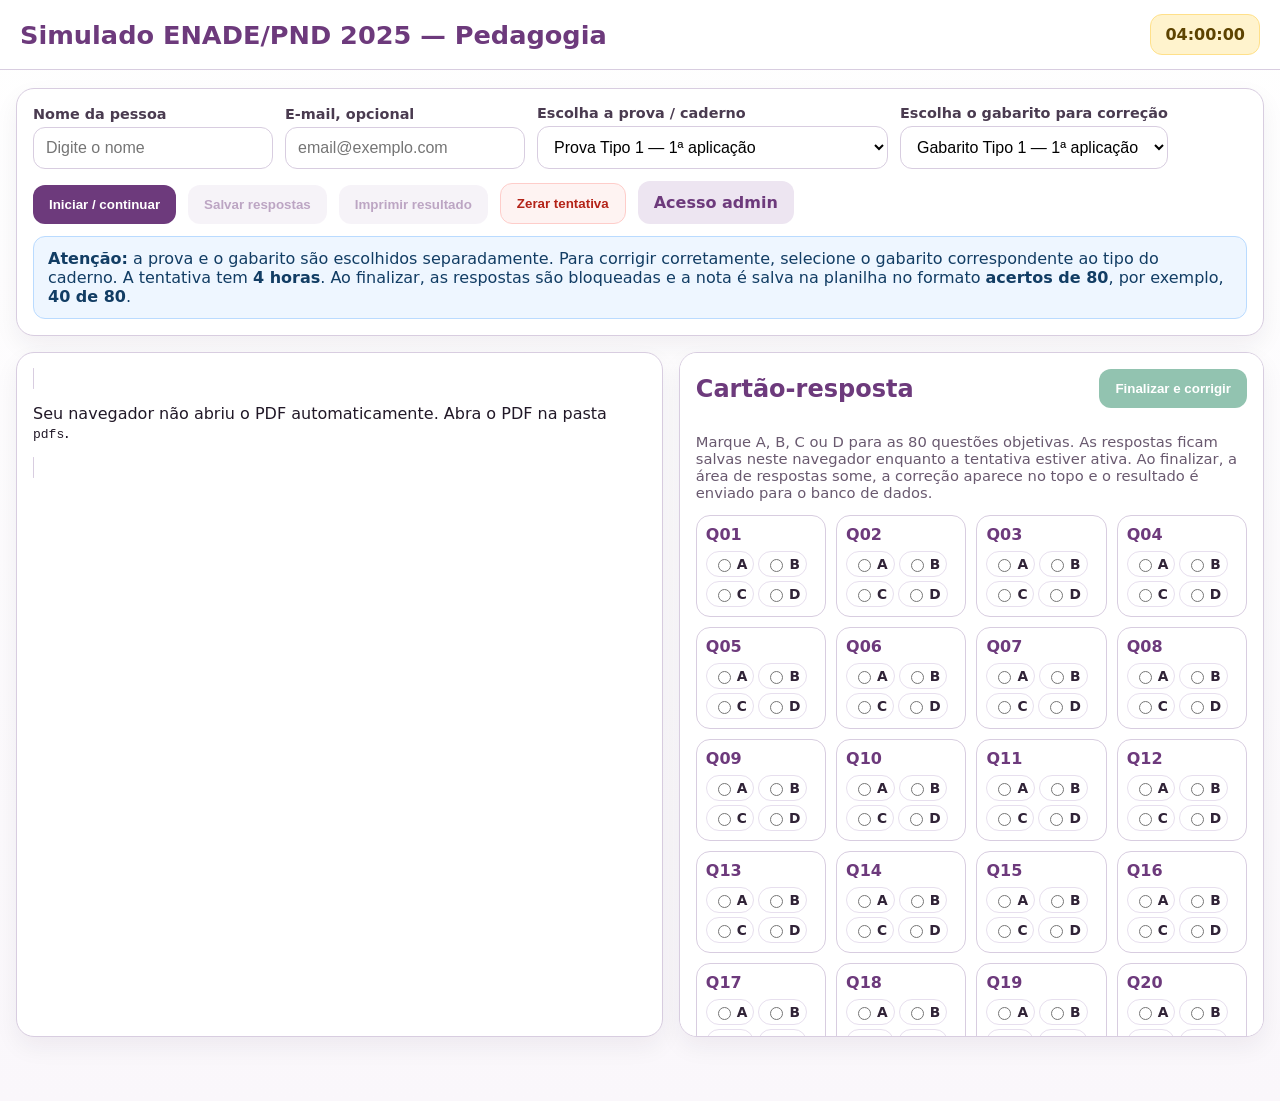
<file: index.html>
<!doctype html>
<html lang="pt-BR">
<head>
  <meta charset="utf-8" />
  <meta name="viewport" content="width=device-width, initial-scale=1" />
  <title>Simulado ENADE/PND 2025 — Pedagogia</title>
  <link rel="stylesheet" href="assets/style.css" />
  <script src="config.js"></script>
</head>
<body>
<header>
  <div class="topbar">
    <h1>Simulado ENADE/PND 2025 — Pedagogia</h1>
    <div class="timer" id="timer">04:00:00</div>
  </div>
</header>
<main>
  <section class="painel">
    <div class="controles">
      <div class="setupOnly">
        <label for="studentName">Nome da pessoa</label>
        <input id="studentName" type="text" placeholder="Digite o nome" />
      </div>
      <div class="setupOnly">
        <label for="studentEmail">E-mail, opcional</label>
        <input id="studentEmail" type="email" placeholder="email@exemplo.com" />
      </div>
      <div class="setupOnly">
        <label for="pdfSelect">Escolha a prova / caderno</label>
        <select id="pdfSelect"></select>
      </div>
      <div class="setupOnly">
        <label for="keySelect">Escolha o gabarito para correção</label>
        <select id="keySelect"></select>
      </div>
      <button class="setupOnly" id="startBtn">Iniciar / continuar</button>
      <button class="secondary setupOnly" id="saveBtn" disabled>Salvar respostas</button>
      <button class="secondary" id="printBtn" disabled>Imprimir resultado</button>
      <button class="danger" id="resetBtn">Zerar tentativa</button>
      <a class="btnlink secondary" href="admin.html">Acesso admin</a>
    </div>
    <div class="alerta">
      <strong>Atenção:</strong> a prova e o gabarito são escolhidos separadamente. Para corrigir corretamente, selecione o gabarito correspondente ao tipo do caderno. A tentativa tem <strong>4 horas</strong>. Ao finalizar, as respostas são bloqueadas e a nota é salva na planilha no formato <strong>acertos de 80</strong>, por exemplo, <strong>40 de 80</strong>.
    </div>
  </section>

  <section class="grid">
    <div class="painel pdfbox">
      <object id="pdfViewer" data="pdfs/prova_tipo_1.pdf#view=FitH" type="application/pdf">
        <p>Seu navegador não abriu o PDF automaticamente. Abra o PDF na pasta <code>pdfs</code>.</p>
      </object>
    </div>

    <div class="painel answerbox">
      <div class="answerHeader">
        <h2>Cartão-resposta</h2>
        <div class="answerActions">
          <button class="success" id="submitBtn" disabled>Finalizar e corrigir</button>
        </div>
      </div>

      <p id="answerIntro" class="muted">
        Marque A, B, C ou D para as 80 questões objetivas. As respostas ficam salvas neste navegador enquanto a tentativa estiver ativa. Ao finalizar, a área de respostas some, a correção aparece no topo e o resultado é enviado para o banco de dados.
      </p>

      <div id="resultado" class="resultado"></div>

      <form id="answerForm">
        <div id="questoes" class="questoes"></div>
      </form>
    </div>
  </section>
</main>

<script type="module" src="assets/app.js"></script>
</body>
</html>
</file>
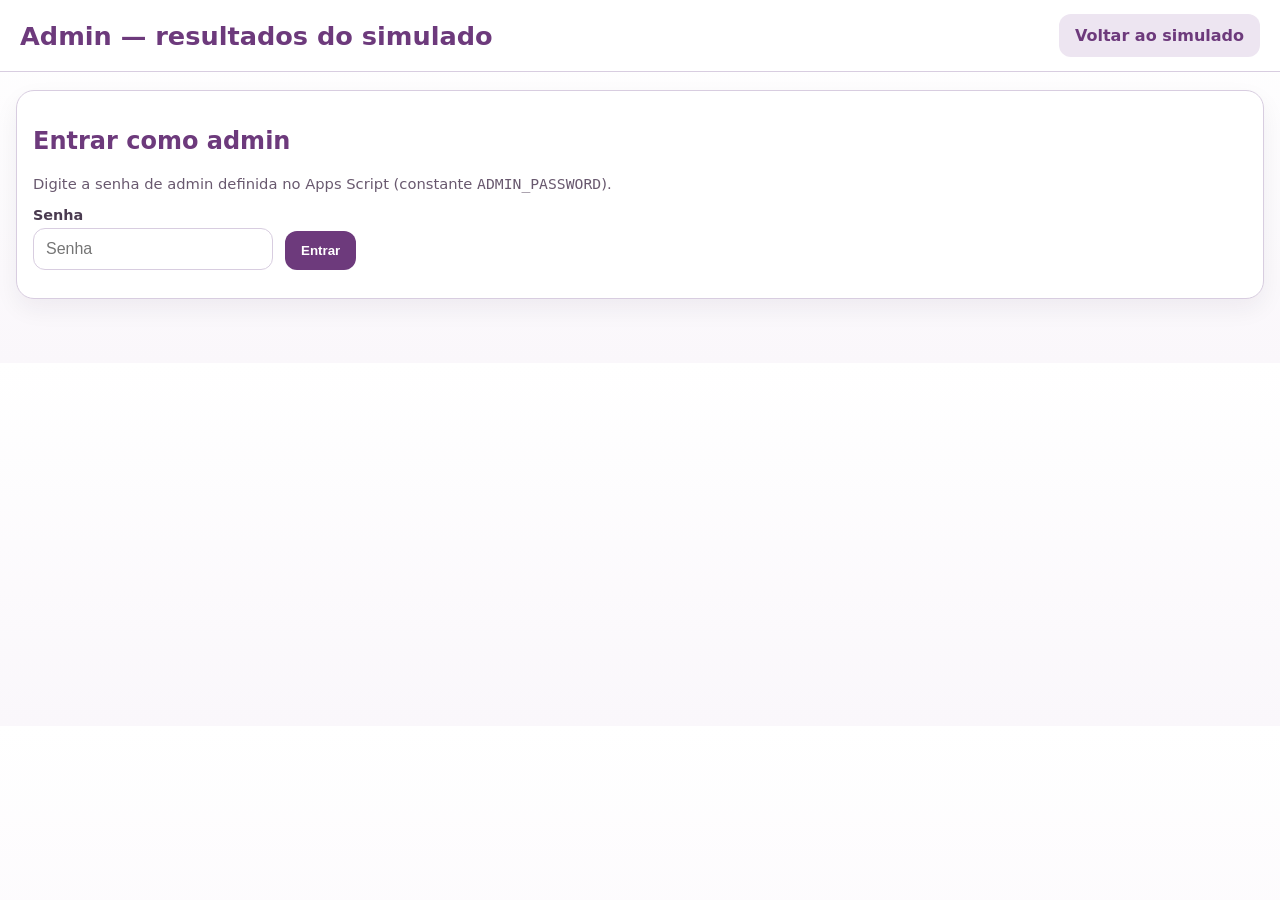
<file: admin.html>
<!doctype html>
<html lang="pt-BR">
<head>
  <meta charset="utf-8" />
  <meta name="viewport" content="width=device-width, initial-scale=1" />
  <title>Admin — Simulado ENADE/PND 2025</title>
  <link rel="stylesheet" href="assets/style.css" />
  <script src="config.js"></script>
</head>
<body class="adminPage">
<header>
  <div class="topbar">
    <h1>Admin — resultados do simulado</h1>
    <a class="btnlink secondary" href="index.html">Voltar ao simulado</a>
  </div>
</header>

<main>
  <section id="loginPanel" class="painel" style="display:none">
    <h2>Entrar como admin</h2>
    <p class="muted">
      Digite a senha de admin definida no Apps Script (constante <code>ADMIN_PASSWORD</code>).
    </p>
    <div class="controles">
      <div>
        <label for="adminPassword">Senha</label>
        <input id="adminPassword" type="password" placeholder="Senha" />
      </div>
      <button id="loginBtn">Entrar</button>
    </div>
    <div id="loginStatus" style="margin-top:12px"></div>
  </section>

  <section id="dashboardPanel" class="painel" style="display:none">
    <div class="answerHeader">
      <h2>Painel de acompanhamento</h2>
      <div class="answerActions">
        <button class="secondary" id="refreshBtn">Atualizar</button>
        <button class="secondary" id="exportBtn">Exportar CSV</button>
        <button class="secondary" id="printBtn">Exportar PDF</button>
        <button class="danger" id="logoutBtn">Sair</button>
      </div>
    </div>

    <div class="controles" style="margin-bottom:12px">
      <div>
        <label for="searchBox">Filtrar por nome, e-mail, prova ou nota</label>
        <input id="searchBox" type="text" placeholder="Digite para filtrar" />
      </div>
    </div>

    <div id="kpis" class="admin-grid"></div>

    <h3>Questões mais erradas</h3>
    <p class="muted">Soma os acertos, erros e brancos de todas as tentativas de cada gabarito, questão por questão, para mostrar onde os alunos mais erram.</p>
    <div class="controles" style="margin-bottom:12px">
      <div>
        <label for="questionStatsFilter">Gabarito para analisar</label>
        <select id="questionStatsFilter"></select>
      </div>
    </div>
    <p class="muted" id="questionStatsGabaritoLabel" style="font-weight:800"></p>
    <div class="tablewrap">
      <table>
        <thead>
          <tr>
            <th>Questão</th>
            <th>Gabarito oficial</th>
            <th>Respondida</th>
            <th>Acertos</th>
            <th>Erros</th>
            <th>Em branco</th>
            <th>% de erro</th>
          </tr>
        </thead>
        <tbody id="questionStatsBody">
          <tr><td colspan="7">Carregando...</td></tr>
        </tbody>
      </table>
    </div>

    <h3>Tentativas enviadas</h3>
    <div class="tablewrap">
      <table>
        <thead>
          <tr>
            <th>Participante</th>
            <th>Nota</th>
            <th>Acertos</th>
            <th>Erros</th>
            <th>Branco</th>
            <th>Prova/Gabarito</th>
            <th>Envio</th>
            <th>Início</th>
            <th class="printHide">Detalhe</th>
          </tr>
        </thead>
        <tbody id="tableBody">
          <tr><td colspan="9">Carregando...</td></tr>
        </tbody>
      </table>
    </div>
  </section>
</main>

<dialog id="detailDialog">
  <div id="detailContent"></div>
  <div style="margin-top:16px">
    <button id="closeDialog">Fechar</button>
  </div>
</dialog>

<script type="module" src="assets/admin.js"></script>
</body>
</html>
</file>
<file: assets/style.css>
:root {
  --roxo:#6d3a7c;
  --roxo-escuro:#4f245d;
  --lilas:#f8f1fb;
  --fundo:#faf7fb;
  --texto:#211827;
  --muted:#69596f;
  --borda:#d8cde0;
  --ok:#0f7b50;
  --erro:#b42318;
  --aviso:#8a6100;
  --azul:#125e8a;
}
* { box-sizing: border-box; }
body {
  margin:0;
  font-family: system-ui, -apple-system, BlinkMacSystemFont, "Segoe UI", sans-serif;
  background: linear-gradient(180deg, #fff, var(--fundo));
  color:var(--texto);
}
header {
  position: sticky;
  top:0;
  z-index:10;
  background:rgba(255,255,255,.94);
  backdrop-filter: blur(8px);
  border-bottom:1px solid var(--borda);
  padding:14px 20px;
}
.topbar {
  display:flex;
  gap:14px;
  align-items:center;
  justify-content:space-between;
  max-width:1450px;
  margin:auto;
}
h1 { margin:0; font-size: clamp(1.15rem, 2vw, 1.8rem); color:var(--roxo); }
h2, h3 { color:var(--roxo); }
.timer {
  font-weight:900;
  background:#fff3cd;
  color:#5d4300;
  padding:10px 14px;
  border-radius:12px;
  border:1px solid #ffe08a;
  white-space:nowrap;
}
main { max-width:1450px; margin: 18px auto; padding:0 16px 30px; }
.painel {
  background:white;
  border:1px solid var(--borda);
  border-radius:18px;
  padding:16px;
  box-shadow:0 10px 24px rgba(40,20,50,.06);
  margin-bottom:16px;
}
.controles { display:flex; flex-wrap:wrap; gap:12px; align-items:end; }
label { font-size:.9rem; font-weight:800; color:#4a3b50; display:block; margin-bottom:5px; }
select, input[type="text"], input[type="email"], input[type="password"] {
  padding:11px 12px;
  border:1px solid var(--borda);
  border-radius:12px;
  font-size:1rem;
  min-width:240px;
  background:white;
}
button, .btnlink {
  border:0;
  border-radius:12px;
  padding:12px 16px;
  font-weight:900;
  cursor:pointer;
  background:var(--roxo);
  color:white;
  transition:.2s;
  text-decoration:none;
  display:inline-flex;
  align-items:center;
  justify-content:center;
  gap:6px;
}
button:hover, .btnlink:hover { filter:brightness(.95); transform: translateY(-1px); }
button.secondary, .btnlink.secondary { background:#ede5f1; color:var(--roxo); }
button.danger { background:#fef3f2; color:var(--erro); border:1px solid #fecdca; }
button.success { background:var(--ok); }
button:disabled { opacity:.45; cursor:not-allowed; transform:none; }
.alerta {
  margin-top:12px;
  padding:12px 14px;
  border-radius:12px;
  background:#eef6ff;
  border:1px solid #badbff;
  color:#123d64;
}
.alerta.warn { background:#fff8e6; border-color:#ffe08a; color:#5d4300; }
.grid {
  display:grid;
  grid-template-columns: minmax(380px, 1.05fr) minmax(380px, .95fr);
  gap:16px;
  align-items:start;
}
.pdfbox { height: calc(100vh - 215px); min-height:520px; overflow:hidden; }
object { width:100%; height:100%; border:1px solid var(--borda); border-radius:14px; background:#fff; }
.answerbox { max-height: calc(100vh - 215px); overflow:auto; }
.answerHeader {
  display:flex;
  align-items:center;
  justify-content:space-between;
  gap:12px;
  margin-bottom:8px;
  position:sticky;
  top:0;
  background:white;
  padding-bottom:10px;
  z-index:2;
}
.answerHeader h2 { margin:0; }
.answerActions { display:flex; gap:8px; align-items:center; flex-wrap:wrap; }
body.submitted #answerIntro, body.submitted #answerForm { display:none; }
body.submitted .setupOnly { display:none; }
body.submitted .answerbox { max-height:none; }
.questoes { display:grid; grid-template-columns: repeat(4, minmax(0, 1fr)); gap:10px; }
.q { border:1px solid var(--borda); border-radius:14px; padding:9px; background:#fff; }
.q.answered { border-color:#b796c9; background:#fbf8fd; }
.q.anulada { background:#f3f6f8; }
.qnum { font-weight:900; color:var(--roxo); margin-bottom:7px; display:flex; justify-content:space-between; gap:8px; }
.badge { font-size:.7rem; background:#e6eef5; color:#24445d; border-radius:999px; padding:2px 6px; align-self:center; }
.alts { display:flex; gap:4px; flex-wrap:wrap; }
.alts label {
  margin:0;
  font-size:.86rem;
  font-weight:800;
  color:#302337;
  display:inline-flex;
  gap:3px;
  align-items:center;
  border:1px solid #e7dfee;
  border-radius:999px;
  padding:4px 6px;
  cursor:pointer;
}
.resultado {
  display:none;
  margin-top:16px;
  border-radius:18px;
  padding:18px;
  background:#f6fbf8;
  border:1px solid #bfe5cf;
}
.resultado h2 { margin:0 0 8px; color:var(--ok); }
.score { font-size:2.1rem; font-weight:950; color:var(--ok); }
.detalhes { margin-top:10px; display:grid; grid-template-columns: repeat(4, minmax(0,1fr)); gap:8px; }
.mini { background:white; border:1px solid #dcefe4; border-radius:12px; padding:10px; }
.correcao { margin-top:14px; display:grid; grid-template-columns: repeat(5, minmax(0,1fr)); gap:7px; }
.corrItem { border-radius:10px; padding:7px; font-size:.85rem; border:1px solid #eee; }
.corrItem.ok { background:#ecfdf3; border-color:#abefc6; }
.corrItem.err { background:#fff1f0; border-color:#fecdca; }
.corrItem.auto { background:#eef4ff; border-color:#bfd7ff; }
.muted { color:var(--muted); font-size:.92rem; }
.admin-grid { display:grid; grid-template-columns: repeat(4, minmax(0, 1fr)); gap:12px; }
.kpi { background:var(--lilas); border:1px solid var(--borda); border-radius:16px; padding:14px; }
.kpi strong { display:block; font-size:1.55rem; color:var(--roxo); }
.tablewrap { overflow:auto; }
table { width:100%; border-collapse:collapse; min-width:950px; }
th, td { border-bottom:1px solid #eee; padding:10px; text-align:left; vertical-align:top; }
th { color:var(--roxo); background:#fbf8fd; position:sticky; top:0; }
tr:hover td { background:#fffafd; }
.pill { display:inline-flex; border-radius:999px; padding:4px 8px; background:#ede5f1; color:var(--roxo); font-weight:800; font-size:.8rem; }
.pill.erroAlto { background:#fee4e2; color:var(--erro); }
dialog { width:min(1000px, 94vw); border:0; border-radius:18px; box-shadow:0 20px 60px rgba(0,0,0,.25); }
dialog::backdrop { background:rgba(30,10,40,.45); }
#detailContent .correcao { grid-template-columns: repeat(8, minmax(0,1fr)); }
@media (max-width: 980px) {
  .grid { grid-template-columns:1fr; }
  .pdfbox, .answerbox { height:auto; max-height:none; }
  .pdfbox { min-height:70vh; }
  .questoes { grid-template-columns: repeat(2, minmax(0,1fr)); }
  .detalhes, .correcao, .admin-grid { grid-template-columns: repeat(2, minmax(0,1fr)); }
  .timer { width:100%; text-align:center; }
  .topbar { flex-wrap:wrap; }
}
@media print {
  header, .painel:first-of-type, .pdfbox, #answerForm, #answerIntro, .answerActions { display:none !important; }
  main { max-width:100%; }
  .grid { display:block; }
  .answerbox { max-height:none; overflow:visible; box-shadow:none; border:0; }
  .resultado { display:block !important; }

  body.adminPage .controles, body.adminPage .printHide { display:none !important; }
  body.adminPage .painel { box-shadow:none; border:1px solid #ddd; break-inside:avoid; }
  body.adminPage .tablewrap { overflow:visible; }
  body.adminPage table { min-width:0; width:100%; font-size:10px; table-layout:auto; }
  body.adminPage th { position:static; }
}
</file>
